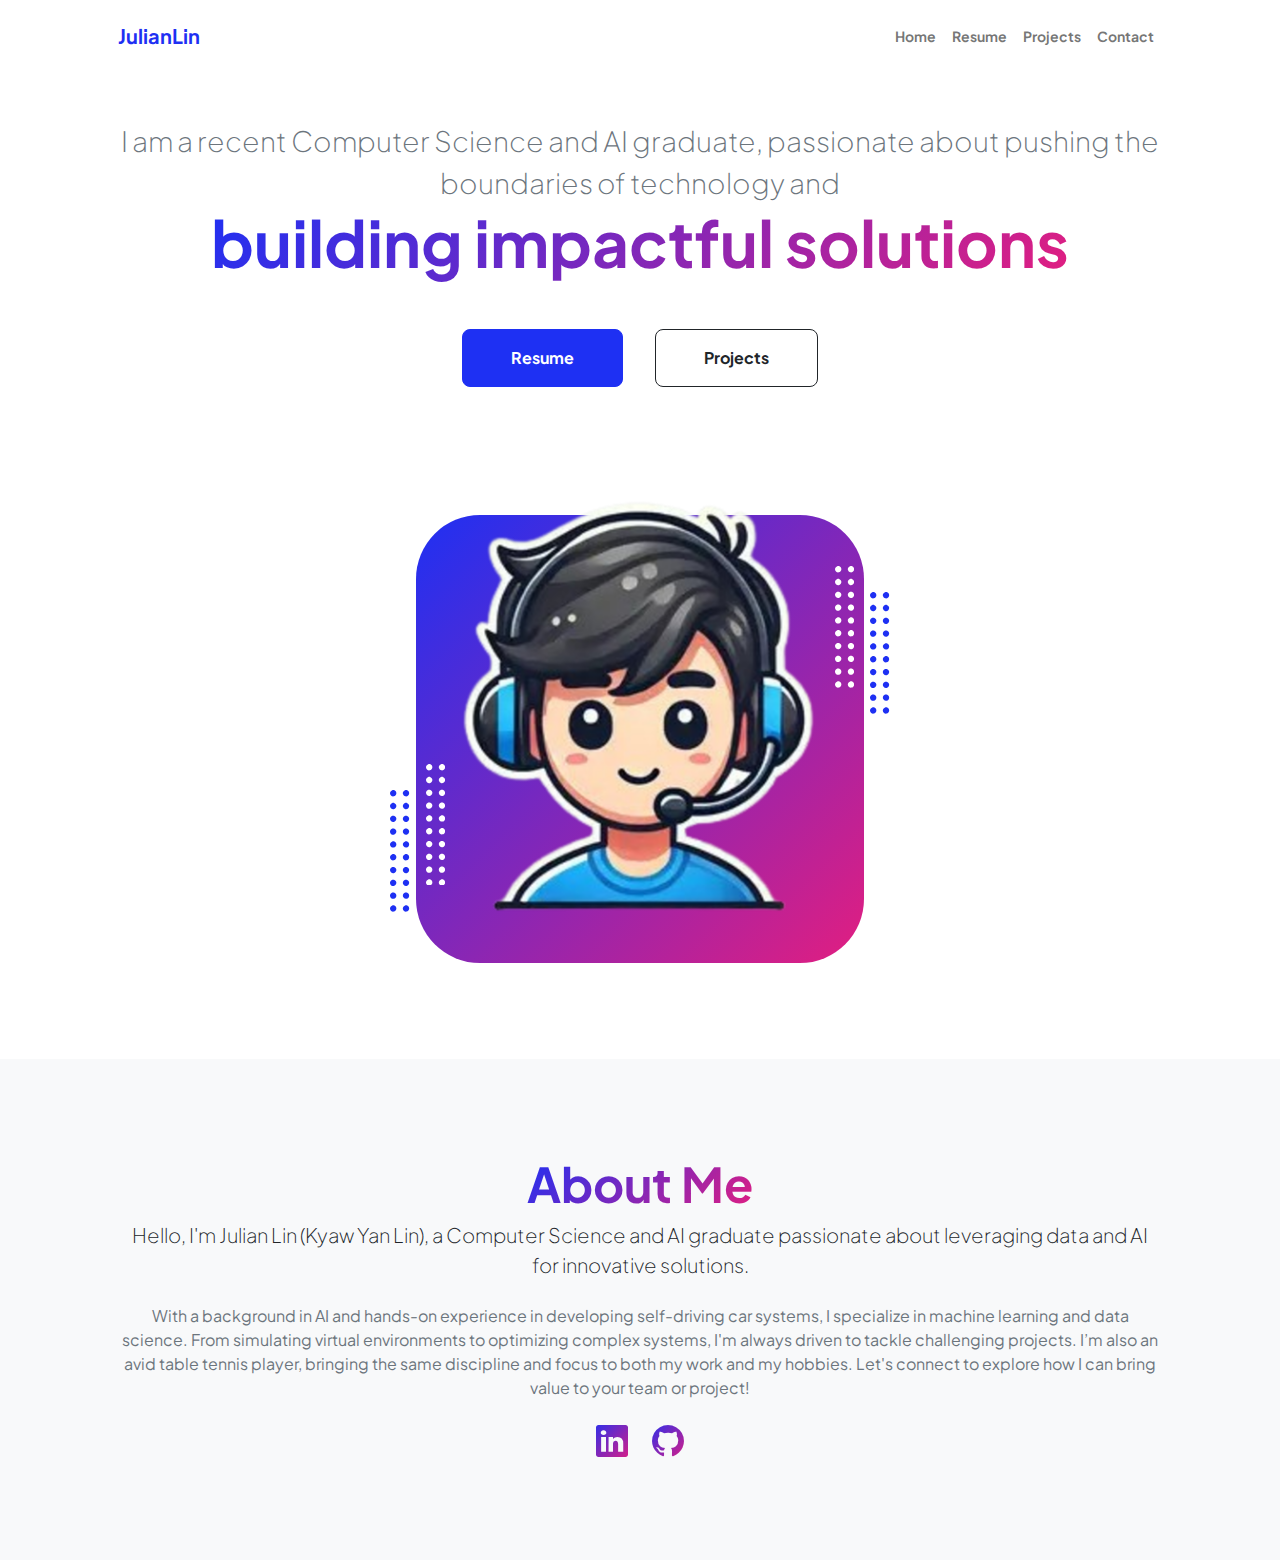
<file: source/index.html>
<!DOCTYPE html>
<html lang="en">
    <head>
        <meta charset="utf-8" />
        <meta name="viewport" content="width=device-width, initial-scale=1, shrink-to-fit=no" />
        <meta name="description" content="" />
        <meta name="author" content="" />
        <title>JulianLin</title>
        <!-- Favicon-->
        <link rel="icon" type="image/x-icon" href="assets/favicon.ico" />
        <!-- Custom Google font-->
        <link rel="preconnect" href="https://fonts.googleapis.com" />
        <link rel="preconnect" href="https://fonts.gstatic.com" crossorigin />
        <link href="https://fonts.googleapis.com/css2?family=Plus+Jakarta+Sans:wght@100;200;300;400;500;600;700;800;900&amp;display=swap" rel="stylesheet" />
        <!-- Bootstrap icons-->
        <link href="https://cdn.jsdelivr.net/npm/bootstrap-icons@1.8.1/font/bootstrap-icons.css" rel="stylesheet" />
        <!-- Core theme CSS (includes Bootstrap)-->
        <link href="css/styles.css" rel="stylesheet" />
    </head>
    <body class="d-flex flex-column h-100">
        <main class="flex-shrink-0">
            <!-- Navigation-->
            <nav class="navbar navbar-expand-lg navbar-light bg-white py-3">
                <div class="container px-5">
                    <a class="navbar-brand" href="index.html"><span class="fw-bolder text-primary">JulianLin</span></a>
                    <button class="navbar-toggler" type="button" data-bs-toggle="collapse" data-bs-target="#navbarSupportedContent" aria-controls="navbarSupportedContent" aria-expanded="false" aria-label="Toggle navigation"><span class="navbar-toggler-icon"></span></button>
                    <div class="collapse navbar-collapse" id="navbarSupportedContent">
                        <ul class="navbar-nav ms-auto mb-2 mb-lg-0 small fw-bolder">
                            <li class="nav-item"><a class="nav-link" href="index.html">Home</a></li>
                            <li class="nav-item"><a class="nav-link" href="resume.html">Resume</a></li>
                            <li class="nav-item"><a class="nav-link" href="projects.html">Projects</a></li>
                            <li class="nav-item"><a class="nav-link" href="contact.html">Contact</a></li>
                        </ul>
                    </div>
                </div>
            </nav>
            <!-- Header-->
            <header class="py-5">
                <div class="container px-5 pb-5">
                    <div class="row gx-5 align-items-center">
                        <div class="col-xxl-5">
                            <!-- Header text content-->
                            <div class="text-center text-xxl-start">
                                <div class="fs-3 fw-light text-muted">I am a recent Computer Science and AI graduate, passionate about pushing the boundaries of technology and</div>
<h1 class="display-3 fw-bolder mb-5"><span class="text-gradient d-inline">building impactful solutions</span></h1>
                                <div class="d-grid gap-3 d-sm-flex justify-content-sm-center justify-content-xxl-start mb-3">
                                    <a class="btn btn-primary btn-lg px-5 py-3 me-sm-3 fs-6 fw-bolder" href="resume.html">Resume</a>
                                    <a class="btn btn-outline-dark btn-lg px-5 py-3 fs-6 fw-bolder" href="projects.html">Projects</a>
                                </div>
                            </div>
                        </div>
                        <div class="col-xxl-7">
                            <!-- Header profile picture-->
                            <div class="d-flex justify-content-center mt-5 mt-xxl-0">
                                <div class="profile bg-gradient-primary-to-secondary">
                                    <!-- TIP: For best results, use a photo with a transparent background like the demo example below-->
                                    <!-- Watch a tutorial on how to do this on YouTube (link)-->

                                    <img class="profile-img" src="assets/profilepic.png" alt="..." />
                                    <div class="dots-1">
                                        <!-- SVG Dots-->
                                        <svg version="1.1" xmlns="http://www.w3.org/2000/svg" xmlns:xlink="http://www.w3.org/1999/xlink" x="0px" y="0px" viewBox="0 0 191.6 1215.4" style="enable-background: new 0 0 191.6 1215.4" xml:space="preserve">
                                            <g transform="translate(0.000000,1280.000000) scale(0.100000,-0.100000)">
                                                <path d="M227.7,12788.6c-105-35-200-141-222-248c-43-206,163-412,369-369c155,32,275,190,260,339c-11,105-90,213-190,262        C383.7,12801.6,289.7,12808.6,227.7,12788.6z"></path>
                                                <path d="M1507.7,12788.6c-151-50-253-216-222-362c25-119,136-230,254-255c194-41,395,142,375,339c-11,105-90,213-190,262        C1663.7,12801.6,1569.7,12808.6,1507.7,12788.6z"></path>
                                                <path d="M227.7,11508.6c-105-35-200-141-222-248c-43-206,163-412,369-369c155,32,275,190,260,339c-11,105-90,213-190,262        C383.7,11521.6,289.7,11528.6,227.7,11508.6z"></path>
                                                <path d="M1507.7,11508.6c-151-50-253-216-222-362c25-119,136-230,254-255c194-41,395,142,375,339c-11,105-90,213-190,262        C1663.7,11521.6,1569.7,11528.6,1507.7,11508.6z"></path>
                                                <path d="M227.7,10228.6c-105-35-200-141-222-248c-43-206,163-412,369-369c155,32,275,190,260,339c-11,105-90,213-190,262        C383.7,10241.6,289.7,10248.6,227.7,10228.6z"></path>
                                                <path d="M1507.7,10228.6c-105-35-200-141-222-248c-43-206,163-412,369-369c155,32,275,190,260,339c-11,105-90,213-190,262        C1663.7,10241.6,1569.7,10248.6,1507.7,10228.6z"></path>
                                                <path d="M227.7,8948.6c-105-35-200-141-222-248c-43-206,163-412,369-369c155,32,275,190,260,339c-11,105-90,213-190,262        C383.7,8961.6,289.7,8968.6,227.7,8948.6z"></path>
                                                <path d="M1507.7,8948.6c-105-35-200-141-222-248c-43-206,163-412,369-369c155,32,275,190,260,339c-11,105-90,213-190,262        C1663.7,8961.6,1569.7,8968.6,1507.7,8948.6z"></path>
                                                <path d="M227.7,7668.6c-105-35-200-141-222-248c-43-206,163-412,369-369c155,32,275,190,260,339c-11,105-90,213-190,262        C383.7,7681.6,289.7,7688.6,227.7,7668.6z"></path>
                                                <path d="M1507.7,7668.6c-105-35-200-141-222-248c-43-206,163-412,369-369c155,32,275,190,260,339c-11,105-90,213-190,262        C1663.7,7681.6,1569.7,7688.6,1507.7,7668.6z"></path>
                                                <path d="M227.7,6388.6c-105-35-200-141-222-248c-43-206,163-412,369-369c155,32,275,190,260,339c-11,105-90,213-190,262        C383.7,6401.6,289.7,6408.6,227.7,6388.6z"></path>
                                                <path d="M1507.7,6388.6c-105-35-200-141-222-248c-43-206,163-412,369-369c155,32,275,190,260,339c-11,105-90,213-190,262        C1663.7,6401.6,1569.7,6408.6,1507.7,6388.6z"></path>
                                                <path d="M227.7,5108.6c-105-35-200-141-222-248c-43-206,163-412,369-369c155,32,275,190,260,339c-11,105-90,213-190,262        C383.7,5121.6,289.7,5128.6,227.7,5108.6z"></path>
                                                <path d="M1507.7,5108.6c-105-35-200-141-222-248c-43-206,163-412,369-369c155,32,275,190,260,339c-11,105-90,213-190,262        C1663.7,5121.6,1569.7,5128.6,1507.7,5108.6z"></path>
                                                <path d="M227.7,3828.6c-105-35-200-141-222-248c-43-206,163-412,369-369c155,32,275,190,260,339c-11,105-90,213-190,262        C383.7,3841.6,289.7,3848.6,227.7,3828.6z"></path>
                                                <path d="M1507.7,3828.6c-105-35-200-141-222-248c-43-206,163-412,369-369c155,32,275,190,260,339c-11,105-90,213-190,262        C1663.7,3841.6,1569.7,3848.6,1507.7,3828.6z"></path>
                                                <path d="M227.7,2548.6c-105-35-200-141-222-248c-43-206,163-412,369-369c155,32,275,190,260,339c-11,105-90,213-190,262        C383.7,2561.6,289.7,2568.6,227.7,2548.6z"></path>
                                                <path d="M1507.7,2548.6c-105-35-200-141-222-248c-43-206,163-412,369-369c155,32,275,190,260,339c-11,105-90,213-190,262        C1663.7,2561.6,1569.7,2568.6,1507.7,2548.6z"></path>
                                                <path d="M227.7,1268.6c-105-35-200-141-222-248c-43-206,163-412,369-369c155,32,275,190,260,339c-11,105-90,213-190,262        C383.7,1281.6,289.7,1288.6,227.7,1268.6z"></path>
                                                <path d="M1507.7,1268.6c-105-35-200-141-222-248c-43-206,163-412,369-369c155,32,275,190,260,339c-11,105-90,213-190,262        C1663.7,1281.6,1569.7,1288.6,1507.7,1268.6z"></path>
                                            </g>
                                        </svg>
                                        <!-- END of SVG dots-->
                                    </div>
                                    <div class="dots-2">
                                        <!-- SVG Dots-->
                                        <svg version="1.1" xmlns="http://www.w3.org/2000/svg" xmlns:xlink="http://www.w3.org/1999/xlink" x="0px" y="0px" viewBox="0 0 191.6 1215.4" style="enable-background: new 0 0 191.6 1215.4" xml:space="preserve">
                                            <g transform="translate(0.000000,1280.000000) scale(0.100000,-0.100000)">
                                                <path d="M227.7,12788.6c-105-35-200-141-222-248c-43-206,163-412,369-369c155,32,275,190,260,339c-11,105-90,213-190,262        C383.7,12801.6,289.7,12808.6,227.7,12788.6z"></path>
                                                <path d="M1507.7,12788.6c-151-50-253-216-222-362c25-119,136-230,254-255c194-41,395,142,375,339c-11,105-90,213-190,262        C1663.7,12801.6,1569.7,12808.6,1507.7,12788.6z"></path>
                                                <path d="M227.7,11508.6c-105-35-200-141-222-248c-43-206,163-412,369-369c155,32,275,190,260,339c-11,105-90,213-190,262        C383.7,11521.6,289.7,11528.6,227.7,11508.6z"></path>
                                                <path d="M1507.7,11508.6c-151-50-253-216-222-362c25-119,136-230,254-255c194-41,395,142,375,339c-11,105-90,213-190,262        C1663.7,11521.6,1569.7,11528.6,1507.7,11508.6z"></path>
                                                <path d="M227.7,10228.6c-105-35-200-141-222-248c-43-206,163-412,369-369c155,32,275,190,260,339c-11,105-90,213-190,262        C383.7,10241.6,289.7,10248.6,227.7,10228.6z"></path>
                                                <path d="M1507.7,10228.6c-105-35-200-141-222-248c-43-206,163-412,369-369c155,32,275,190,260,339c-11,105-90,213-190,262        C1663.7,10241.6,1569.7,10248.6,1507.7,10228.6z"></path>
                                                <path d="M227.7,8948.6c-105-35-200-141-222-248c-43-206,163-412,369-369c155,32,275,190,260,339c-11,105-90,213-190,262        C383.7,8961.6,289.7,8968.6,227.7,8948.6z"></path>
                                                <path d="M1507.7,8948.6c-105-35-200-141-222-248c-43-206,163-412,369-369c155,32,275,190,260,339c-11,105-90,213-190,262        C1663.7,8961.6,1569.7,8968.6,1507.7,8948.6z"></path>
                                                <path d="M227.7,7668.6c-105-35-200-141-222-248c-43-206,163-412,369-369c155,32,275,190,260,339c-11,105-90,213-190,262        C383.7,7681.6,289.7,7688.6,227.7,7668.6z"></path>
                                                <path d="M1507.7,7668.6c-105-35-200-141-222-248c-43-206,163-412,369-369c155,32,275,190,260,339c-11,105-90,213-190,262        C1663.7,7681.6,1569.7,7688.6,1507.7,7668.6z"></path>
                                                <path d="M227.7,6388.6c-105-35-200-141-222-248c-43-206,163-412,369-369c155,32,275,190,260,339c-11,105-90,213-190,262        C383.7,6401.6,289.7,6408.6,227.7,6388.6z"></path>
                                                <path d="M1507.7,6388.6c-105-35-200-141-222-248c-43-206,163-412,369-369c155,32,275,190,260,339c-11,105-90,213-190,262        C1663.7,6401.6,1569.7,6408.6,1507.7,6388.6z"></path>
                                                <path d="M227.7,5108.6c-105-35-200-141-222-248c-43-206,163-412,369-369c155,32,275,190,260,339c-11,105-90,213-190,262        C383.7,5121.6,289.7,5128.6,227.7,5108.6z"></path>
                                                <path d="M1507.7,5108.6c-105-35-200-141-222-248c-43-206,163-412,369-369c155,32,275,190,260,339c-11,105-90,213-190,262        C1663.7,5121.6,1569.7,5128.6,1507.7,5108.6z"></path>
                                                <path d="M227.7,3828.6c-105-35-200-141-222-248c-43-206,163-412,369-369c155,32,275,190,260,339c-11,105-90,213-190,262        C383.7,3841.6,289.7,3848.6,227.7,3828.6z"></path>
                                                <path d="M1507.7,3828.6c-105-35-200-141-222-248c-43-206,163-412,369-369c155,32,275,190,260,339c-11,105-90,213-190,262        C1663.7,3841.6,1569.7,3848.6,1507.7,3828.6z"></path>
                                                <path d="M227.7,2548.6c-105-35-200-141-222-248c-43-206,163-412,369-369c155,32,275,190,260,339c-11,105-90,213-190,262        C383.7,2561.6,289.7,2568.6,227.7,2548.6z"></path>
                                                <path d="M1507.7,2548.6c-105-35-200-141-222-248c-43-206,163-412,369-369c155,32,275,190,260,339c-11,105-90,213-190,262        C1663.7,2561.6,1569.7,2568.6,1507.7,2548.6z"></path>
                                                <path d="M227.7,1268.6c-105-35-200-141-222-248c-43-206,163-412,369-369c155,32,275,190,260,339c-11,105-90,213-190,262        C383.7,1281.6,289.7,1288.6,227.7,1268.6z"></path>
                                                <path d="M1507.7,1268.6c-105-35-200-141-222-248c-43-206,163-412,369-369c155,32,275,190,260,339c-11,105-90,213-190,262        C1663.7,1281.6,1569.7,1288.6,1507.7,1268.6z"></path>
                                            </g>
                                        </svg>
                                        <!-- END of SVG dots-->
                                    </div>
                                    <div class="dots-3">
                                        <!-- SVG Dots-->
                                        <svg version="1.1" xmlns="http://www.w3.org/2000/svg" xmlns:xlink="http://www.w3.org/1999/xlink" x="0px" y="0px" viewBox="0 0 191.6 1215.4" style="enable-background: new 0 0 191.6 1215.4" xml:space="preserve">
                                            <g transform="translate(0.000000,1280.000000) scale(0.100000,-0.100000)">
                                                <path d="M227.7,12788.6c-105-35-200-141-222-248c-43-206,163-412,369-369c155,32,275,190,260,339c-11,105-90,213-190,262        C383.7,12801.6,289.7,12808.6,227.7,12788.6z"></path>
                                                <path d="M1507.7,12788.6c-151-50-253-216-222-362c25-119,136-230,254-255c194-41,395,142,375,339c-11,105-90,213-190,262        C1663.7,12801.6,1569.7,12808.6,1507.7,12788.6z"></path>
                                                <path d="M227.7,11508.6c-105-35-200-141-222-248c-43-206,163-412,369-369c155,32,275,190,260,339c-11,105-90,213-190,262        C383.7,11521.6,289.7,11528.6,227.7,11508.6z"></path>
                                                <path d="M1507.7,11508.6c-151-50-253-216-222-362c25-119,136-230,254-255c194-41,395,142,375,339c-11,105-90,213-190,262        C1663.7,11521.6,1569.7,11528.6,1507.7,11508.6z"></path>
                                                <path d="M227.7,10228.6c-105-35-200-141-222-248c-43-206,163-412,369-369c155,32,275,190,260,339c-11,105-90,213-190,262        C383.7,10241.6,289.7,10248.6,227.7,10228.6z"></path>
                                                <path d="M1507.7,10228.6c-105-35-200-141-222-248c-43-206,163-412,369-369c155,32,275,190,260,339c-11,105-90,213-190,262        C1663.7,10241.6,1569.7,10248.6,1507.7,10228.6z"></path>
                                                <path d="M227.7,8948.6c-105-35-200-141-222-248c-43-206,163-412,369-369c155,32,275,190,260,339c-11,105-90,213-190,262        C383.7,8961.6,289.7,8968.6,227.7,8948.6z"></path>
                                                <path d="M1507.7,8948.6c-105-35-200-141-222-248c-43-206,163-412,369-369c155,32,275,190,260,339c-11,105-90,213-190,262        C1663.7,8961.6,1569.7,8968.6,1507.7,8948.6z"></path>
                                                <path d="M227.7,7668.6c-105-35-200-141-222-248c-43-206,163-412,369-369c155,32,275,190,260,339c-11,105-90,213-190,262        C383.7,7681.6,289.7,7688.6,227.7,7668.6z"></path>
                                                <path d="M1507.7,7668.6c-105-35-200-141-222-248c-43-206,163-412,369-369c155,32,275,190,260,339c-11,105-90,213-190,262        C1663.7,7681.6,1569.7,7688.6,1507.7,7668.6z"></path>
                                                <path d="M227.7,6388.6c-105-35-200-141-222-248c-43-206,163-412,369-369c155,32,275,190,260,339c-11,105-90,213-190,262        C383.7,6401.6,289.7,6408.6,227.7,6388.6z"></path>
                                                <path d="M1507.7,6388.6c-105-35-200-141-222-248c-43-206,163-412,369-369c155,32,275,190,260,339c-11,105-90,213-190,262        C1663.7,6401.6,1569.7,6408.6,1507.7,6388.6z"></path>
                                                <path d="M227.7,5108.6c-105-35-200-141-222-248c-43-206,163-412,369-369c155,32,275,190,260,339c-11,105-90,213-190,262        C383.7,5121.6,289.7,5128.6,227.7,5108.6z"></path>
                                                <path d="M1507.7,5108.6c-105-35-200-141-222-248c-43-206,163-412,369-369c155,32,275,190,260,339c-11,105-90,213-190,262        C1663.7,5121.6,1569.7,5128.6,1507.7,5108.6z"></path>
                                                <path d="M227.7,3828.6c-105-35-200-141-222-248c-43-206,163-412,369-369c155,32,275,190,260,339c-11,105-90,213-190,262        C383.7,3841.6,289.7,3848.6,227.7,3828.6z"></path>
                                                <path d="M1507.7,3828.6c-105-35-200-141-222-248c-43-206,163-412,369-369c155,32,275,190,260,339c-11,105-90,213-190,262        C1663.7,3841.6,1569.7,3848.6,1507.7,3828.6z"></path>
                                                <path d="M227.7,2548.6c-105-35-200-141-222-248c-43-206,163-412,369-369c155,32,275,190,260,339c-11,105-90,213-190,262        C383.7,2561.6,289.7,2568.6,227.7,2548.6z"></path>
                                                <path d="M1507.7,2548.6c-105-35-200-141-222-248c-43-206,163-412,369-369c155,32,275,190,260,339c-11,105-90,213-190,262        C1663.7,2561.6,1569.7,2568.6,1507.7,2548.6z"></path>
                                                <path d="M227.7,1268.6c-105-35-200-141-222-248c-43-206,163-412,369-369c155,32,275,190,260,339c-11,105-90,213-190,262        C383.7,1281.6,289.7,1288.6,227.7,1268.6z"></path>
                                                <path d="M1507.7,1268.6c-105-35-200-141-222-248c-43-206,163-412,369-369c155,32,275,190,260,339c-11,105-90,213-190,262        C1663.7,1281.6,1569.7,1288.6,1507.7,1268.6z"></path>
                                            </g>
                                        </svg>
                                        <!-- END of SVG dots-->
                                    </div>
                                    <div class="dots-4">
                                        <!-- SVG Dots-->
                                        <svg version="1.1" xmlns="http://www.w3.org/2000/svg" xmlns:xlink="http://www.w3.org/1999/xlink" x="0px" y="0px" viewBox="0 0 191.6 1215.4" style="enable-background: new 0 0 191.6 1215.4" xml:space="preserve">
                                            <g transform="translate(0.000000,1280.000000) scale(0.100000,-0.100000)">
                                                <path d="M227.7,12788.6c-105-35-200-141-222-248c-43-206,163-412,369-369c155,32,275,190,260,339c-11,105-90,213-190,262        C383.7,12801.6,289.7,12808.6,227.7,12788.6z"></path>
                                                <path d="M1507.7,12788.6c-151-50-253-216-222-362c25-119,136-230,254-255c194-41,395,142,375,339c-11,105-90,213-190,262        C1663.7,12801.6,1569.7,12808.6,1507.7,12788.6z"></path>
                                                <path d="M227.7,11508.6c-105-35-200-141-222-248c-43-206,163-412,369-369c155,32,275,190,260,339c-11,105-90,213-190,262        C383.7,11521.6,289.7,11528.6,227.7,11508.6z"></path>
                                                <path d="M1507.7,11508.6c-151-50-253-216-222-362c25-119,136-230,254-255c194-41,395,142,375,339c-11,105-90,213-190,262        C1663.7,11521.6,1569.7,11528.6,1507.7,11508.6z"></path>
                                                <path d="M227.7,10228.6c-105-35-200-141-222-248c-43-206,163-412,369-369c155,32,275,190,260,339c-11,105-90,213-190,262        C383.7,10241.6,289.7,10248.6,227.7,10228.6z"></path>
                                                <path d="M1507.7,10228.6c-105-35-200-141-222-248c-43-206,163-412,369-369c155,32,275,190,260,339c-11,105-90,213-190,262        C1663.7,10241.6,1569.7,10248.6,1507.7,10228.6z"></path>
                                                <path d="M227.7,8948.6c-105-35-200-141-222-248c-43-206,163-412,369-369c155,32,275,190,260,339c-11,105-90,213-190,262        C383.7,8961.6,289.7,8968.6,227.7,8948.6z"></path>
                                                <path d="M1507.7,8948.6c-105-35-200-141-222-248c-43-206,163-412,369-369c155,32,275,190,260,339c-11,105-90,213-190,262        C1663.7,8961.6,1569.7,8968.6,1507.7,8948.6z"></path>
                                                <path d="M227.7,7668.6c-105-35-200-141-222-248c-43-206,163-412,369-369c155,32,275,190,260,339c-11,105-90,213-190,262        C383.7,7681.6,289.7,7688.6,227.7,7668.6z"></path>
                                                <path d="M1507.7,7668.6c-105-35-200-141-222-248c-43-206,163-412,369-369c155,32,275,190,260,339c-11,105-90,213-190,262        C1663.7,7681.6,1569.7,7688.6,1507.7,7668.6z"></path>
                                                <path d="M227.7,6388.6c-105-35-200-141-222-248c-43-206,163-412,369-369c155,32,275,190,260,339c-11,105-90,213-190,262        C383.7,6401.6,289.7,6408.6,227.7,6388.6z"></path>
                                                <path d="M1507.7,6388.6c-105-35-200-141-222-248c-43-206,163-412,369-369c155,32,275,190,260,339c-11,105-90,213-190,262        C1663.7,6401.6,1569.7,6408.6,1507.7,6388.6z"></path>
                                                <path d="M227.7,5108.6c-105-35-200-141-222-248c-43-206,163-412,369-369c155,32,275,190,260,339c-11,105-90,213-190,262        C383.7,5121.6,289.7,5128.6,227.7,5108.6z"></path>
                                                <path d="M1507.7,5108.6c-105-35-200-141-222-248c-43-206,163-412,369-369c155,32,275,190,260,339c-11,105-90,213-190,262        C1663.7,5121.6,1569.7,5128.6,1507.7,5108.6z"></path>
                                                <path d="M227.7,3828.6c-105-35-200-141-222-248c-43-206,163-412,369-369c155,32,275,190,260,339c-11,105-90,213-190,262        C383.7,3841.6,289.7,3848.6,227.7,3828.6z"></path>
                                                <path d="M1507.7,3828.6c-105-35-200-141-222-248c-43-206,163-412,369-369c155,32,275,190,260,339c-11,105-90,213-190,262        C1663.7,3841.6,1569.7,3848.6,1507.7,3828.6z"></path>
                                                <path d="M227.7,2548.6c-105-35-200-141-222-248c-43-206,163-412,369-369c155,32,275,190,260,339c-11,105-90,213-190,262        C383.7,2561.6,289.7,2568.6,227.7,2548.6z"></path>
                                                <path d="M1507.7,2548.6c-105-35-200-141-222-248c-43-206,163-412,369-369c155,32,275,190,260,339c-11,105-90,213-190,262        C1663.7,2561.6,1569.7,2568.6,1507.7,2548.6z"></path>
                                                <path d="M227.7,1268.6c-105-35-200-141-222-248c-43-206,163-412,369-369c155,32,275,190,260,339c-11,105-90,213-190,262        C383.7,1281.6,289.7,1288.6,227.7,1268.6z"></path>
                                                <path d="M1507.7,1268.6c-105-35-200-141-222-248c-43-206,163-412,369-369c155,32,275,190,260,339c-11,105-90,213-190,262        C1663.7,1281.6,1569.7,1288.6,1507.7,1268.6z"></path>
                                            </g>
                                        </svg>
                                        <!-- END of SVG dots-->
                                    </div>
                                </div>
                            </div>
                        </div>
                    </div>
                </div>
            </header>
            <!-- About Section-->
            <section class="bg-light py-5">
                <div class="container px-5">
                    <div class="row gx-5 justify-content-center">
                        <div class="col-xxl-8">
                            <div class="text-center my-5">
                                <h2 class="display-5 fw-bolder"><span class="text-gradient d-inline">About Me</span></h2>
                                <p class="lead fw-light mb-4">Hello, I'm Julian Lin (Kyaw Yan Lin), a Computer Science and AI graduate passionate about leveraging data and AI for innovative solutions.</p>
                                <p class="text-muted">With a background in AI and hands-on experience in developing self-driving car systems, I specialize in machine learning and data science. From simulating virtual environments to optimizing complex systems, I'm always driven to tackle challenging projects. I’m also an avid table tennis player, bringing the same discipline and focus to both my work and my hobbies. Let's connect to explore how I can bring value to your team or project!</p>
                                <div class="d-flex justify-content-center fs-2 gap-4">
                                    <a class="text-gradient" href="https://www.linkedin.com/in/kyaw-yan-linn-3522b6229?lipi=urn%3Ali%3Apage%3Ad_flagship3_profile_view_base_contact_details%3BWLoQr3mzTKy48LNLy5XskQ%3D%3D"><i class="bi bi-linkedin"></i></a>
                                    <a class="text-gradient" href="https://github.com/kedy175"><i class="bi bi-github"></i></a>
                                </div>
                            </div>
                        </div>
                    </div>
                </div>
            </section>
        </main>
        <!-- Footer-->
        
        <!-- Bootstrap core JS-->
        <script src="https://cdn.jsdelivr.net/npm/bootstrap@5.2.3/dist/js/bootstrap.bundle.min.js"></script>
        <!-- Core theme JS-->
        <script src="js/scripts.js"></script>
    </body>
</html>
</file>
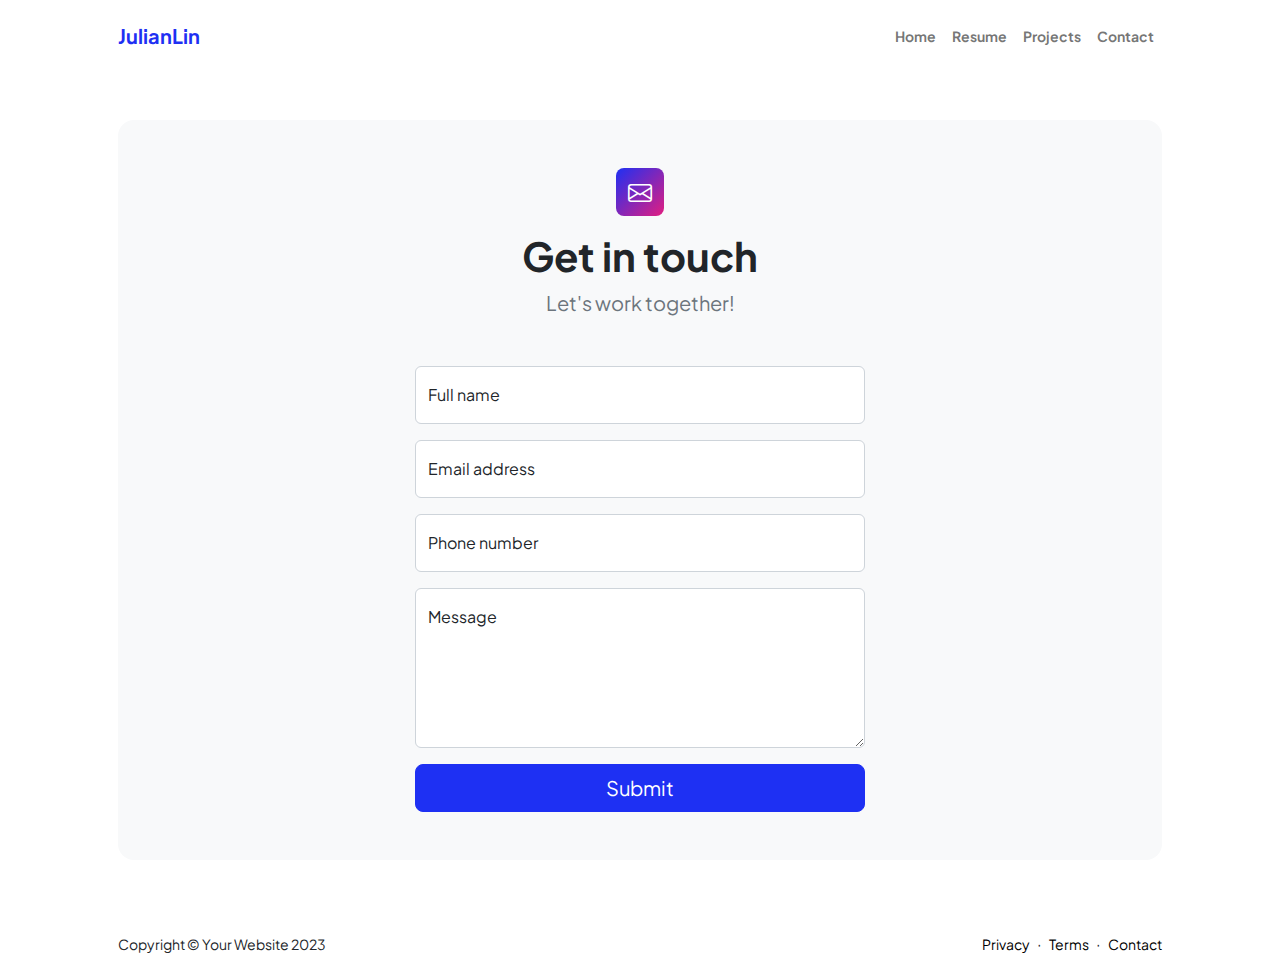
<file: source/contact.html>
<!DOCTYPE html>
<html lang="en">
    <head>
        <meta charset="utf-8" />
        <meta name="viewport" content="width=device-width, initial-scale=1, shrink-to-fit=no" />
        <meta name="description" content />
        <meta name="author" content />
        <title>JulianLin</title>
        <!-- Favicon-->
        <link rel="icon" type="image/x-icon" href="assets/favicon.ico" />
        <!-- Custom Google font-->
        <link rel="preconnect" href="https://fonts.googleapis.com" />
        <link rel="preconnect" href="https://fonts.gstatic.com" crossorigin />
        <link href="https://fonts.googleapis.com/css2?family=Plus+Jakarta+Sans:wght@100;200;300;400;500;600;700;800;900&amp;display=swap" rel="stylesheet" />
        <!-- Bootstrap icons-->
        <link href="https://cdn.jsdelivr.net/npm/bootstrap-icons@1.8.1/font/bootstrap-icons.css" rel="stylesheet" />
        <!-- Core theme CSS (includes Bootstrap)-->
        <link href="css/styles.css" rel="stylesheet" />
    </head>
    <body class="d-flex flex-column">
        <main class="flex-shrink-0">
            <!-- Navigation-->
            <nav class="navbar navbar-expand-lg navbar-light bg-white py-3">
                <div class="container px-5">
                    <a class="navbar-brand" href="index.html"><span class="fw-bolder text-primary">JulianLin</span></a>
                    <button class="navbar-toggler" type="button" data-bs-toggle="collapse" data-bs-target="#navbarSupportedContent" aria-controls="navbarSupportedContent" aria-expanded="false" aria-label="Toggle navigation"><span class="navbar-toggler-icon"></span></button>
                    <div class="collapse navbar-collapse" id="navbarSupportedContent">
                        <ul class="navbar-nav ms-auto mb-2 mb-lg-0 small fw-bolder">
                            <li class="nav-item"><a class="nav-link" href="index.html">Home</a></li>
                            <li class="nav-item"><a class="nav-link" href="resume.html">Resume</a></li>
                            <li class="nav-item"><a class="nav-link" href="projects.html">Projects</a></li>
                            <li class="nav-item"><a class="nav-link" href="contact.html">Contact</a></li>
                        </ul>
                    </div>
                </div>
            </nav>
            <!-- Page content-->
            <section class="py-5">
                <div class="container px-5">
                    <!-- Contact form-->
                    <div class="bg-light rounded-4 py-5 px-4 px-md-5">
                        <div class="text-center mb-5">
                            <div class="feature bg-primary bg-gradient-primary-to-secondary text-white rounded-3 mb-3"><i class="bi bi-envelope"></i></div>
                            <h1 class="fw-bolder">Get in touch</h1>
                            <p class="lead fw-normal text-muted mb-0">Let's work together!</p>
                        </div>
                        <div class="row gx-5 justify-content-center">
                            <div class="col-lg-8 col-xl-6">
                                <form action="mailto:kyawyanlin@gmail.com" method="post" enctype="text/plain">
                                    <!-- Name input-->
                                    <div class="form-floating mb-3">
                                        <input class="form-control" id="name" type="text" placeholder="Enter your name..." data-sb-validations="required" />
                                        <label for="name">Full name</label>
                                        <div class="invalid-feedback" data-sb-feedback="name:required">A name is required.</div>
                                    </div>
                                    <!-- Email address input-->
                                    <div class="form-floating mb-3">
                                        <input class="form-control" id="email" type="email" placeholder="name@example.com" data-sb-validations="required,email" />
                                        <label for="email">Email address</label>
                                        <div class="invalid-feedback" data-sb-feedback="email:required">An email is required.</div>
                                        <div class="invalid-feedback" data-sb-feedback="email:email">Email is not valid.</div>
                                    </div>
                                    <!-- Phone number input-->
                                    <div class="form-floating mb-3">
                                        <input class="form-control" id="phone" type="tel" placeholder="(123) 456-7890" data-sb-validations="required" />
                                        <label for="phone">Phone number</label>
                                        <div class="invalid-feedback" data-sb-feedback="phone:required">A phone number is required.</div>
                                    </div>
                                    <!-- Message input-->
                                    <div class="form-floating mb-3">
                                        <textarea class="form-control" id="message" type="text" placeholder="Enter your message here..." style="height: 10rem" data-sb-validations="required"></textarea>
                                        <label for="message">Message</label>
                                        <div class="invalid-feedback" data-sb-feedback="message:required">A message is required.</div>
                                    </div>
                                    <div class="d-grid"><button class="btn btn-primary btn-lg" id="submitButton" type="submit">Submit</button></div>
                                </form>
                            </div>
                        </div>
                    </div>
                </div>
            </section>
        </main>
        <!-- Footer-->
        <footer class="bg-white py-4 mt-auto">
            <div class="container px-5">
                <div class="row align-items-center justify-content-between flex-column flex-sm-row">
                    <div class="col-auto"><div class="small m-0">Copyright &copy; Your Website 2023</div></div>
                    <div class="col-auto">
                        <a class="small" href="#!">Privacy</a>
                        <span class="mx-1">&middot;</span>
                        <a class="small" href="#!">Terms</a>
                        <span class="mx-1">&middot;</span>
                        <a class="small" href="#!">Contact</a>
                    </div>
                </div>
            </div>
        </footer>
        <!-- Bootstrap core JS-->
        <script src="https://cdn.jsdelivr.net/npm/bootstrap@5.2.3/dist/js/bootstrap.bundle.min.js"></script>
        <!-- Core theme JS-->
        <script src="js/scripts.js"></script>
        <!-- * * * * * * * * * * * * * * * * * * * * * * * * * * * * * * * * * * * * * * * *-->
        <!-- * *                               SB Forms JS                               * *-->
        <!-- * * Activate your form at https://startbootstrap.com/solution/contact-forms * *-->
        <!-- * * * * * * * * * * * * * * * * * * * * * * * * * * * * * * * * * * * * * * * *-->
        <script src="https://cdn.startbootstrap.com/sb-forms-latest.js"></script>
    </body>
</html>
</file>
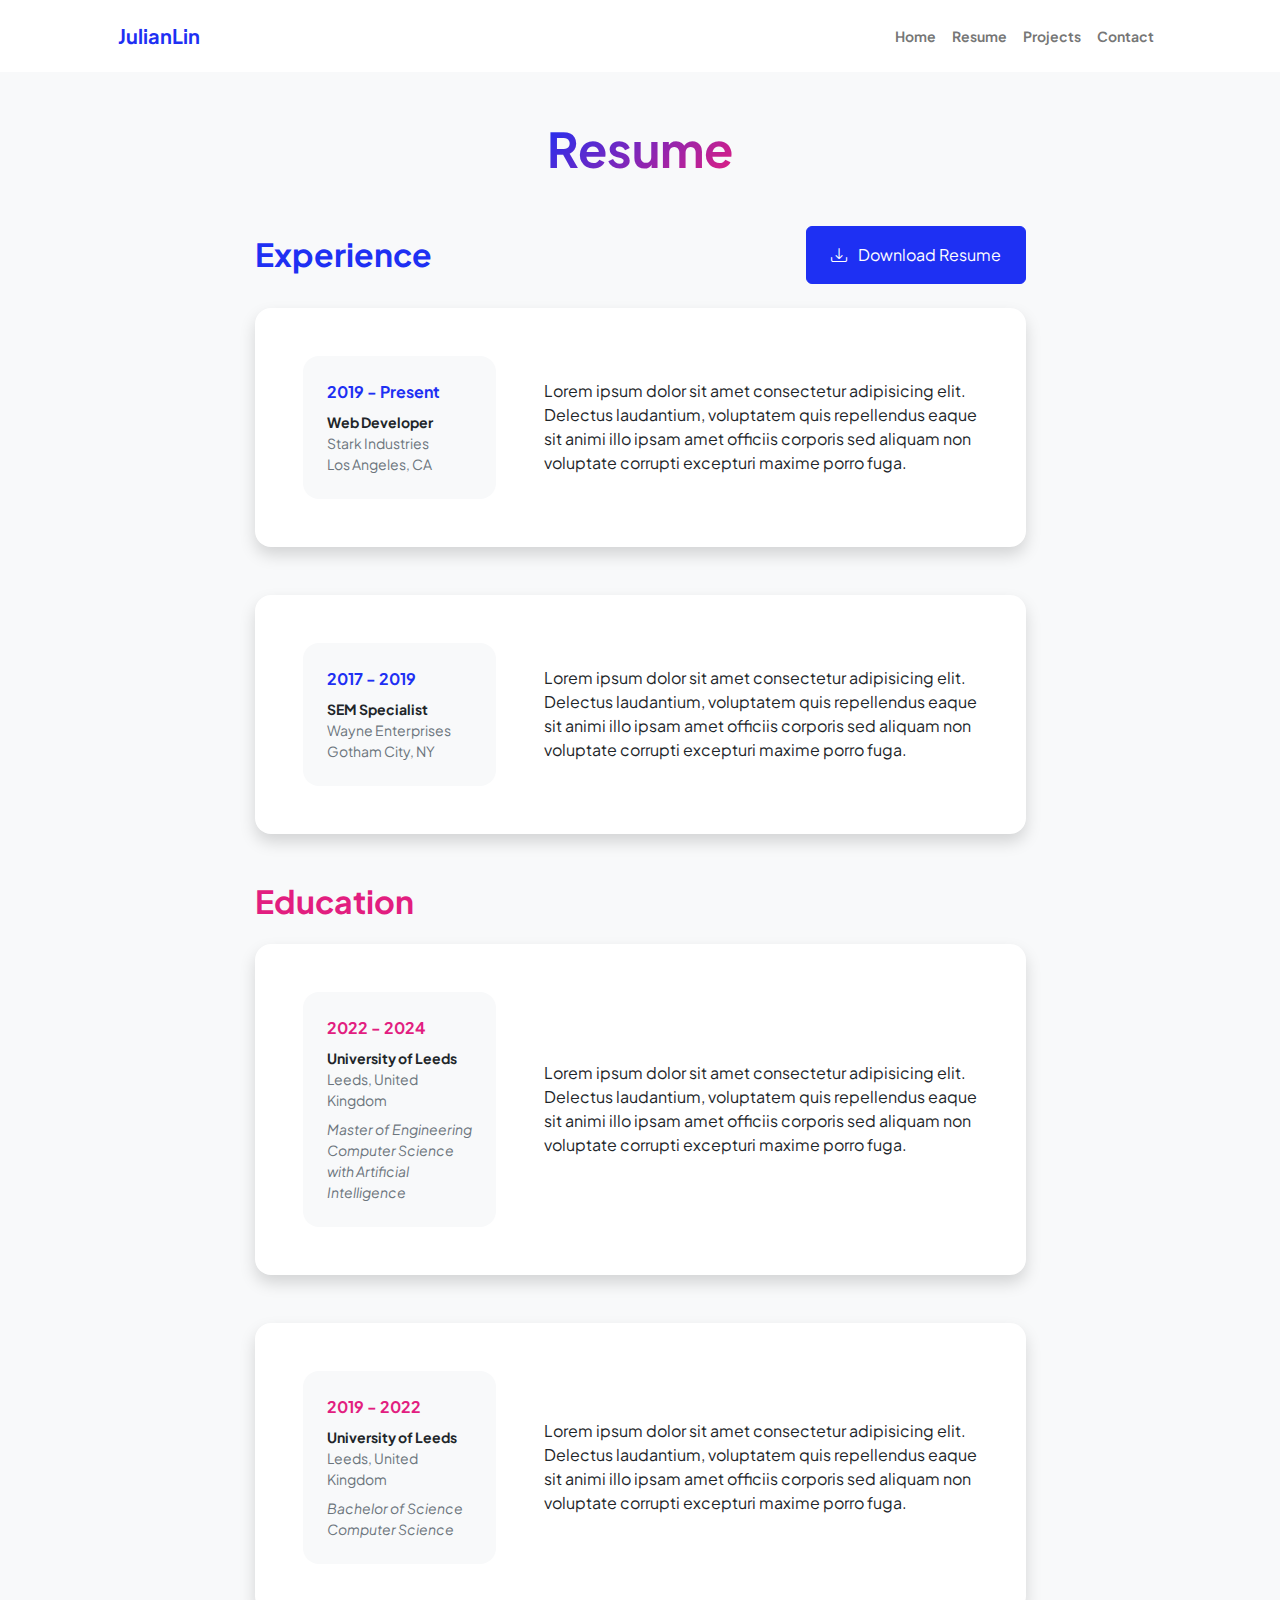
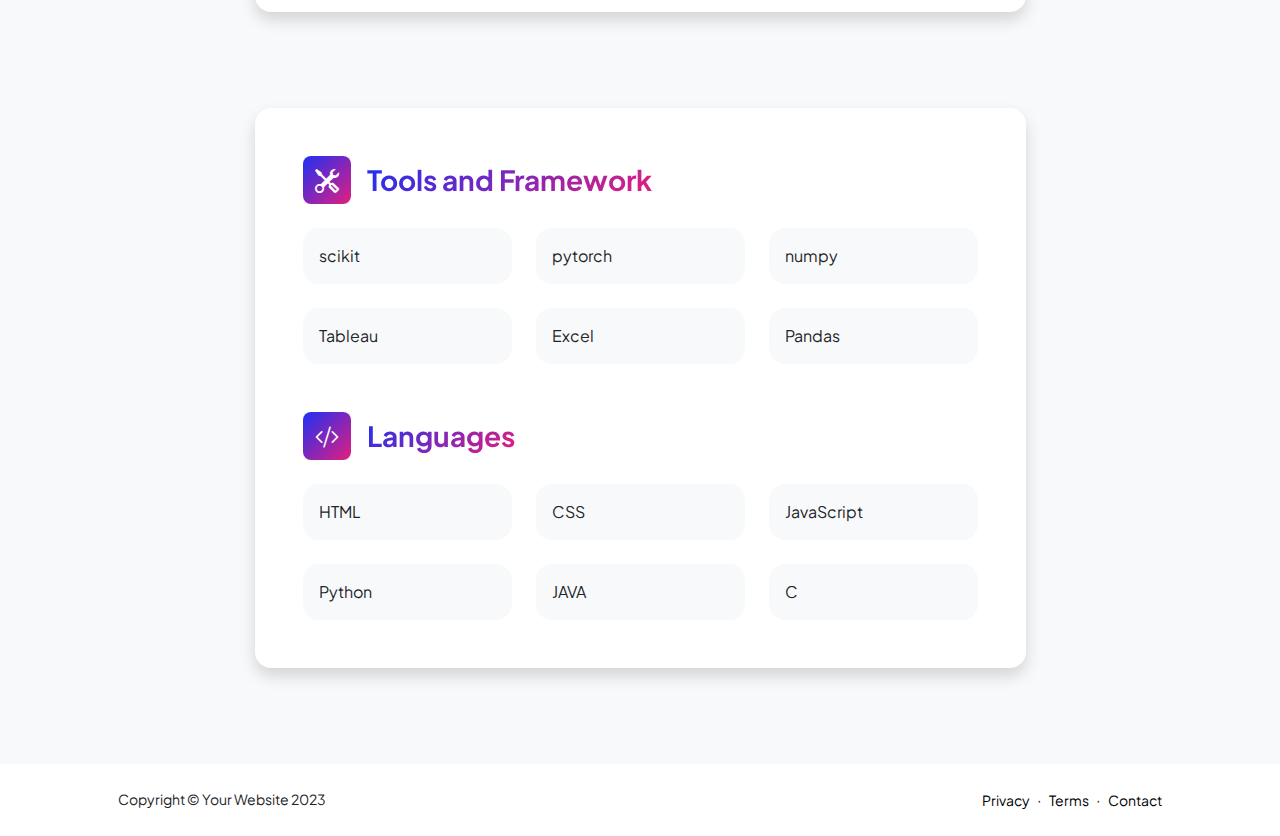
<file: source/resume.html>
<!DOCTYPE html>
<html lang="en">
    <head>
        <meta charset="utf-8" />
        <meta name="viewport" content="width=device-width, initial-scale=1, shrink-to-fit=no" />
        <meta name="description" content="" />
        <meta name="author" content="" />
        <title>JulianLin</title>
        <!-- Favicon-->
        <link rel="icon" type="image/x-icon" href="assets/favicon.ico" />
        <!-- Custom Google font-->
        <link rel="preconnect" href="https://fonts.googleapis.com" />
        <link rel="preconnect" href="https://fonts.gstatic.com" crossorigin />
        <link href="https://fonts.googleapis.com/css2?family=Plus+Jakarta+Sans:wght@100;200;300;400;500;600;700;800;900&amp;display=swap" rel="stylesheet" />
        <!-- Bootstrap icons-->
        <link href="https://cdn.jsdelivr.net/npm/bootstrap-icons@1.8.1/font/bootstrap-icons.css" rel="stylesheet" />
        <!-- Core theme CSS (includes Bootstrap)-->
        <link href="css/styles.css" rel="stylesheet" />
    </head>
    <body class="d-flex flex-column h-100 bg-light">
        <main class="flex-shrink-0">
            <!-- Navigation-->
            <nav class="navbar navbar-expand-lg navbar-light bg-white py-3">
                <div class="container px-5">
                    <a class="navbar-brand" href="index.html"><span class="fw-bolder text-primary">JulianLin</span></a>
                    <button class="navbar-toggler" type="button" data-bs-toggle="collapse" data-bs-target="#navbarSupportedContent" aria-controls="navbarSupportedContent" aria-expanded="false" aria-label="Toggle navigation"><span class="navbar-toggler-icon"></span></button>
                    <div class="collapse navbar-collapse" id="navbarSupportedContent">
                        <ul class="navbar-nav ms-auto mb-2 mb-lg-0 small fw-bolder">
                            <li class="nav-item"><a class="nav-link" href="index.html">Home</a></li>
                            <li class="nav-item"><a class="nav-link" href="resume.html">Resume</a></li>
                            <li class="nav-item"><a class="nav-link" href="projects.html">Projects</a></li>
                            <li class="nav-item"><a class="nav-link" href="contact.html">Contact</a></li>
                        </ul>
                    </div>
                </div>
            </nav>
            <!-- Page Content-->
            <div class="container px-5 my-5">
                <div class="text-center mb-5">
                    <h1 class="display-5 fw-bolder mb-0"><span class="text-gradient d-inline">Resume</span></h1>
                </div>
                <div class="row gx-5 justify-content-center">
                    <div class="col-lg-11 col-xl-9 col-xxl-8">
                        <!-- Experience Section-->
                        <section>
                            <div class="d-flex align-items-center justify-content-between mb-4">
                                <h2 class="text-primary fw-bolder mb-0">Experience</h2>
                                <!-- Download resume button-->
                                <!-- Note: Set the link href target to a PDF file within your project-->
                                <a class="btn btn-primary px-4 py-3" href="https://drive.google.com/file/d/1zmy1-Ne3q2wo0c6wFRO3RS76ApRqpPpl/view?usp=sharings">
                                    <div class="d-inline-block bi bi-download me-2"></div>
                                    Download Resume
                                </a>
                            </div>
                            <!-- Experience Card 1-->
                            <div class="card shadow border-0 rounded-4 mb-5">
                                <div class="card-body p-5">
                                    <div class="row align-items-center gx-5">
                                        <div class="col text-center text-lg-start mb-4 mb-lg-0">
                                            <div class="bg-light p-4 rounded-4">
                                                <div class="text-primary fw-bolder mb-2">2019 - Present</div>
                                                <div class="small fw-bolder">Web Developer</div>
                                                <div class="small text-muted">Stark Industries</div>
                                                <div class="small text-muted">Los Angeles, CA</div>
                                            </div>
                                        </div>
                                        <div class="col-lg-8"><div>Lorem ipsum dolor sit amet consectetur adipisicing elit. Delectus laudantium, voluptatem quis repellendus eaque sit animi illo ipsam amet officiis corporis sed aliquam non voluptate corrupti excepturi maxime porro fuga.</div></div>
                                    </div>
                                </div>
                            </div>
                            <!-- Experience Card 2-->
                            <div class="card shadow border-0 rounded-4 mb-5">
                                <div class="card-body p-5">
                                    <div class="row align-items-center gx-5">
                                        <div class="col text-center text-lg-start mb-4 mb-lg-0">
                                            <div class="bg-light p-4 rounded-4">
                                                <div class="text-primary fw-bolder mb-2">2017 - 2019</div>
                                                <div class="small fw-bolder">SEM Specialist</div>
                                                <div class="small text-muted">Wayne Enterprises</div>
                                                <div class="small text-muted">Gotham City, NY</div>
                                            </div>
                                        </div>
                                        <div class="col-lg-8"><div>Lorem ipsum dolor sit amet consectetur adipisicing elit. Delectus laudantium, voluptatem quis repellendus eaque sit animi illo ipsam amet officiis corporis sed aliquam non voluptate corrupti excepturi maxime porro fuga.</div></div>
                                    </div>
                                </div>
                            </div>
                        </section>
                        <!-- Education Section-->
                        <section>
                            <h2 class="text-secondary fw-bolder mb-4">Education</h2>
                            <!-- Education Card 1-->
                            <div class="card shadow border-0 rounded-4 mb-5">
                                <div class="card-body p-5">
                                    <div class="row align-items-center gx-5">
                                        <div class="col text-center text-lg-start mb-4 mb-lg-0">
                                            <div class="bg-light p-4 rounded-4">
                                                <div class="text-secondary fw-bolder mb-2">2022 - 2024</div>
                                                <div class="mb-2">
                                                    <div class="small fw-bolder">University of Leeds</div>
                                                    <div class="small text-muted">Leeds, United Kingdom</div>
                                                </div>
                                                <div class="fst-italic">
                                                    <div class="small text-muted">Master of Engineering</div>
                                                    <div class="small text-muted">Computer Science with Artificial Intelligence</div>
                                                </div>
                                            </div>
                                        </div>
                                        <div class="col-lg-8"><div>Lorem ipsum dolor sit amet consectetur adipisicing elit. Delectus laudantium, voluptatem quis repellendus eaque sit animi illo ipsam amet officiis corporis sed aliquam non voluptate corrupti excepturi maxime porro fuga.</div></div>
                                    </div>
                                </div>
                            </div>
                            <!-- Education Card 2-->
                            <div class="card shadow border-0 rounded-4 mb-5">
                                <div class="card-body p-5">
                                    <div class="row align-items-center gx-5">
                                        <div class="col text-center text-lg-start mb-4 mb-lg-0">
                                            <div class="bg-light p-4 rounded-4">
                                                <div class="text-secondary fw-bolder mb-2">2019 - 2022</div>
                                                <div class="mb-2">
                                                    <div class="small fw-bolder">University of Leeds</div>
                                                    <div class="small text-muted">Leeds, United Kingdom</div>
                                                </div>
                                                <div class="fst-italic">
                                                    <div class="small text-muted">Bachelor of Science</div>
                                                    <div class="small text-muted">Computer Science</div>
                                                </div>
                                            </div>
                                        </div>
                                        <div class="col-lg-8"><div>Lorem ipsum dolor sit amet consectetur adipisicing elit. Delectus laudantium, voluptatem quis repellendus eaque sit animi illo ipsam amet officiis corporis sed aliquam non voluptate corrupti excepturi maxime porro fuga.</div></div>
                                    </div>
                                </div>
                            </div>
                        </section>
                        <!-- Divider-->
                        <div class="pb-5"></div>
                        <!-- Skills Section-->
                        <section>
                            <!-- Skillset Card-->
                            <div class="card shadow border-0 rounded-4 mb-5">
                                <div class="card-body p-5">
                                    <!-- Professional skills list-->
                                    <div class="mb-5">
                                        <div class="d-flex align-items-center mb-4">
                                            <div class="feature bg-primary bg-gradient-primary-to-secondary text-white rounded-3 me-3"><i class="bi bi-tools"></i></div>
                                            <h3 class="fw-bolder mb-0"><span class="text-gradient d-inline">Tools and Framework</span></h3>
                                        </div>
                                        <div class="row row-cols-1 row-cols-md-3 mb-4">
                                            <div class="col mb-4 mb-md-0"><div class="d-flex align-items-center bg-light rounded-4 p-3 h-100">scikit</div></div>
                                            <div class="col mb-4 mb-md-0"><div class="d-flex align-items-center bg-light rounded-4 p-3 h-100">pytorch</div></div>
                                            <div class="col"><div class="d-flex align-items-center bg-light rounded-4 p-3 h-100">numpy</div></div>
                                        </div>
                                        <div class="row row-cols-1 row-cols-md-3">
                                            <div class="col mb-4 mb-md-0"><div class="d-flex align-items-center bg-light rounded-4 p-3 h-100">Tableau</div></div>
                                            <div class="col mb-4 mb-md-0"><div class="d-flex align-items-center bg-light rounded-4 p-3 h-100">Excel</div></div>
                                            <div class="col"><div class="d-flex align-items-center bg-light rounded-4 p-3 h-100">Pandas</div></div>
                                        </div>
                                    </div>
                                    <!-- Languages list-->
                                    <div class="mb-0">
                                        <div class="d-flex align-items-center mb-4">
                                            <div class="feature bg-primary bg-gradient-primary-to-secondary text-white rounded-3 me-3"><i class="bi bi-code-slash"></i></div>
                                            <h3 class="fw-bolder mb-0"><span class="text-gradient d-inline">Languages</span></h3>
                                        </div>
                                        <div class="row row-cols-1 row-cols-md-3 mb-4">
                                            <div class="col mb-4 mb-md-0"><div class="d-flex align-items-center bg-light rounded-4 p-3 h-100">HTML</div></div>
                                            <div class="col mb-4 mb-md-0"><div class="d-flex align-items-center bg-light rounded-4 p-3 h-100">CSS</div></div>
                                            <div class="col"><div class="d-flex align-items-center bg-light rounded-4 p-3 h-100">JavaScript</div></div>
                                        </div>
                                        <div class="row row-cols-1 row-cols-md-3">
                                            <div class="col mb-4 mb-md-0"><div class="d-flex align-items-center bg-light rounded-4 p-3 h-100">Python</div></div>
                                            <div class="col mb-4 mb-md-0"><div class="d-flex align-items-center bg-light rounded-4 p-3 h-100">JAVA</div></div>
                                            <div class="col mb-4 mb-md-0"><div class="d-flex align-items-center bg-light rounded-4 p-3 h-100">C</div></div>
                                        </div>
                                    </div>
                                </div>
                            </div>
                        </section>
                    </div>
                </div>
            </div>
        </main>
        <!-- Footer-->
        <footer class="bg-white py-4 mt-auto">
            <div class="container px-5">
                <div class="row align-items-center justify-content-between flex-column flex-sm-row">
                    <div class="col-auto"><div class="small m-0">Copyright &copy; Your Website 2023</div></div>
                    <div class="col-auto">
                        <a class="small" href="#!">Privacy</a>
                        <span class="mx-1">&middot;</span>
                        <a class="small" href="#!">Terms</a>
                        <span class="mx-1">&middot;</span>
                        <a class="small" href="#!">Contact</a>
                    </div>
                </div>
            </div>
        </footer>
        <!-- Bootstrap core JS-->
        <script src="https://cdn.jsdelivr.net/npm/bootstrap@5.2.3/dist/js/bootstrap.bundle.min.js"></script>
        <!-- Core theme JS-->
        <script src="js/scripts.js"></script>
    </body>
</html>
</file>
